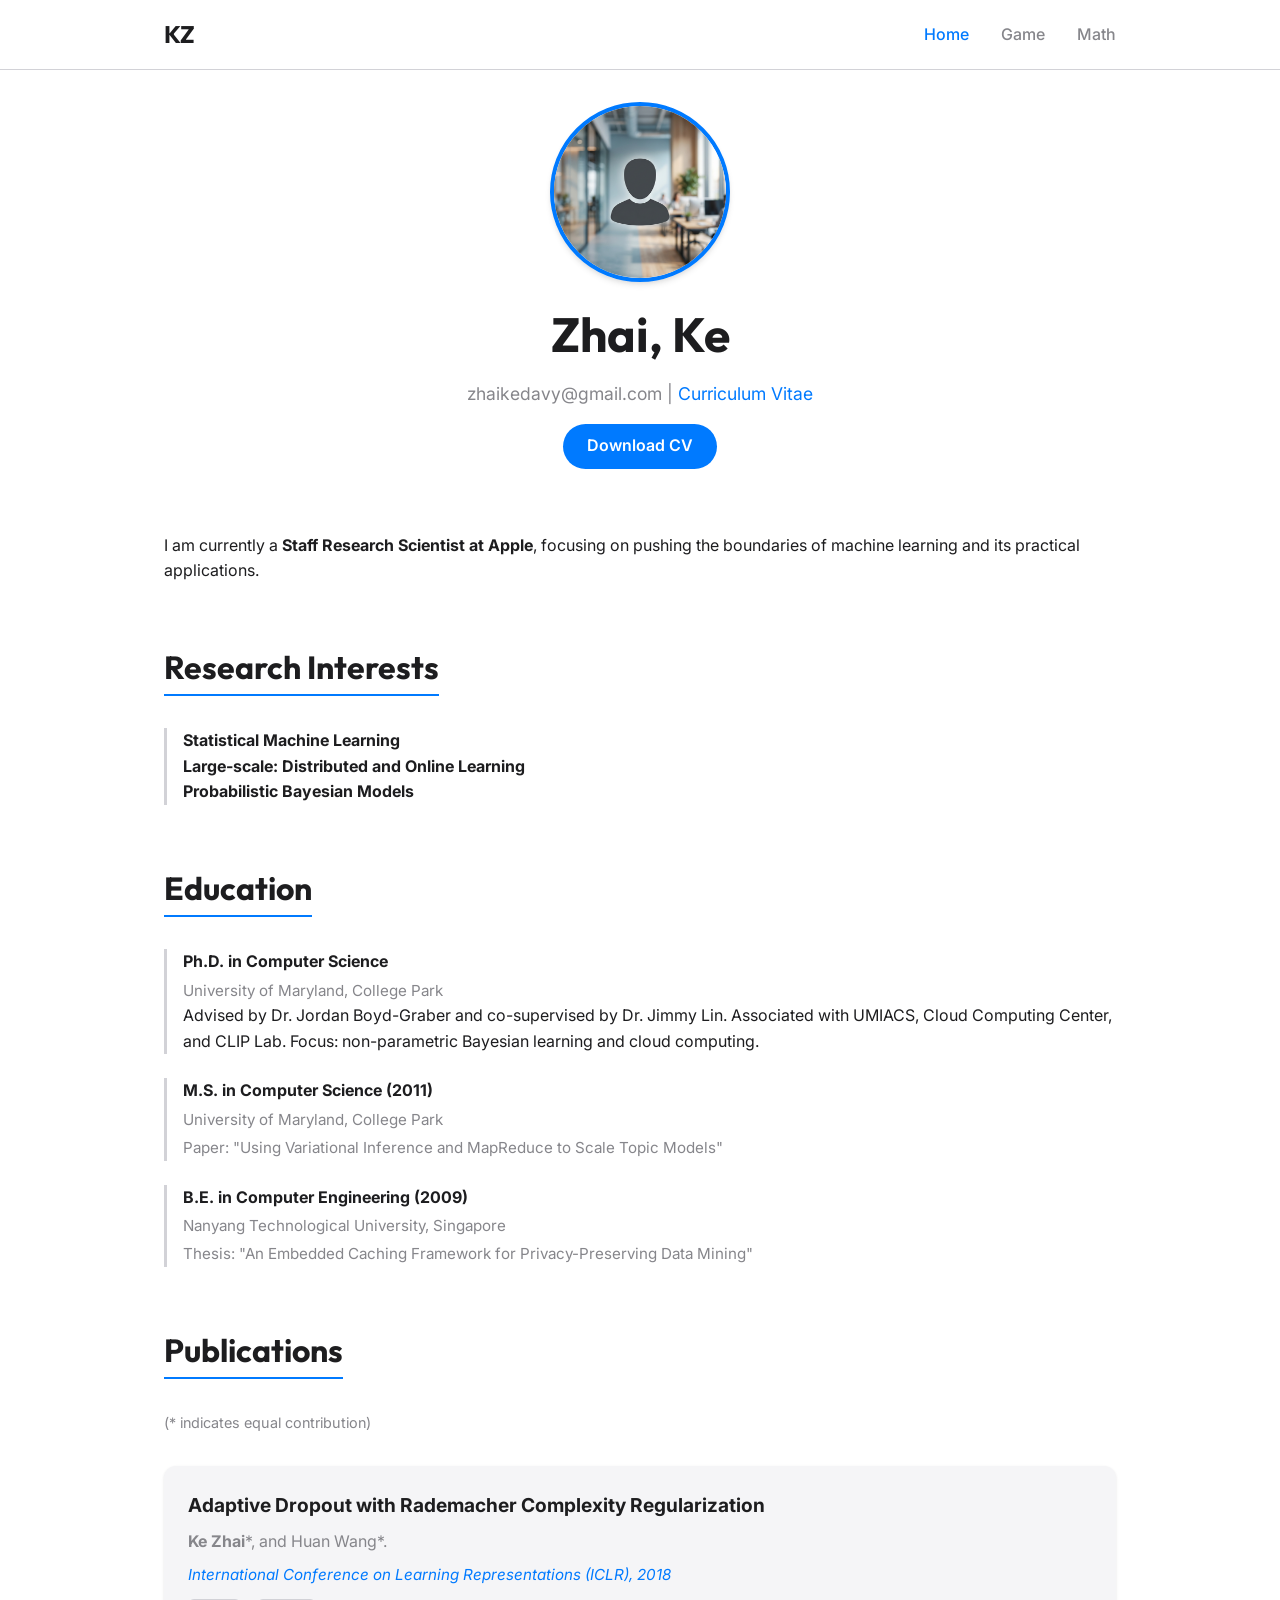
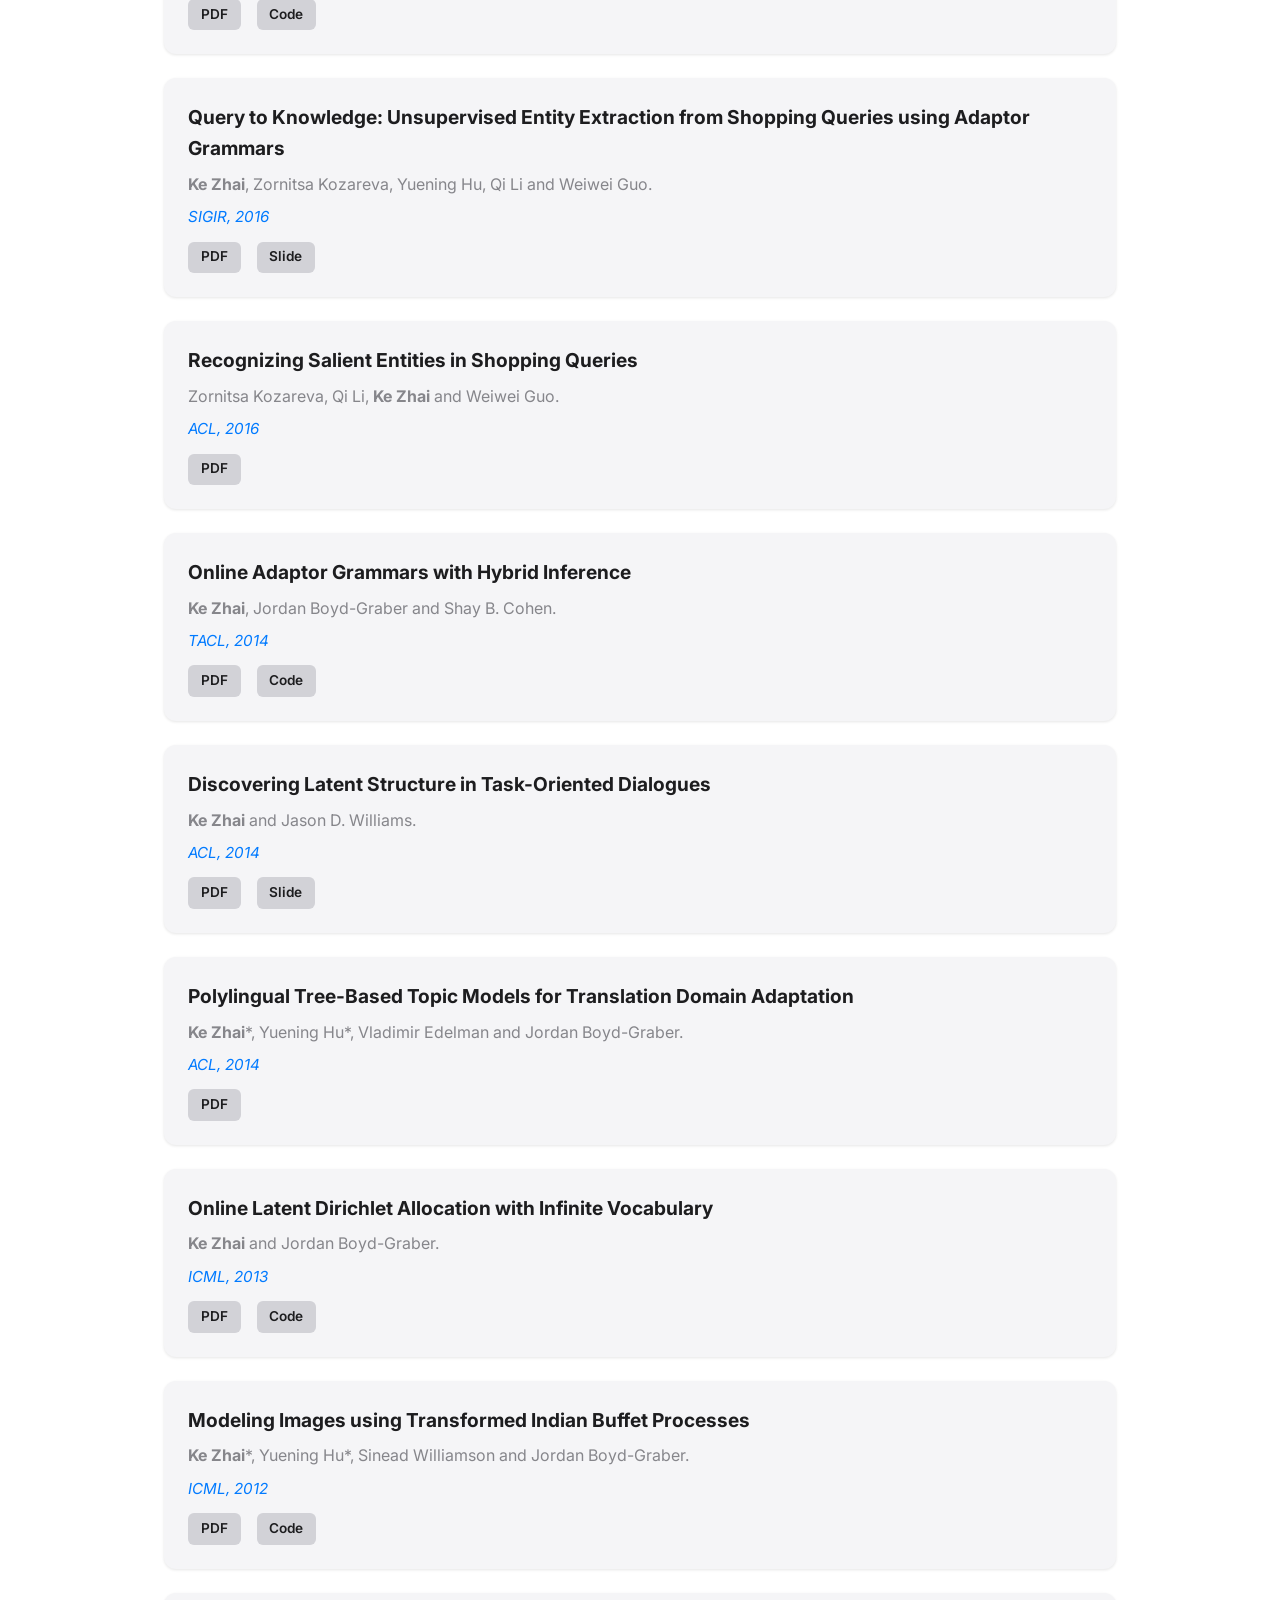
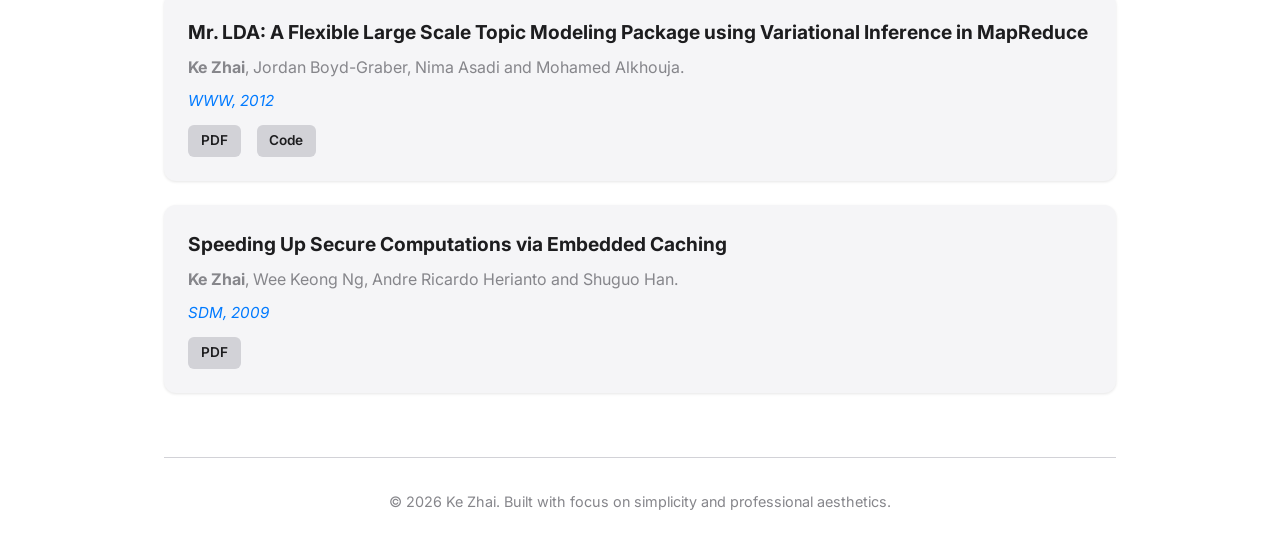
<file: index.html>
<!DOCTYPE html>
<html lang="en">
<head>
    <meta charset="UTF-8">
    <meta name="viewport" content="width=device-width, initial-scale=1.0">
    <title>Ke Zhai | Staff Research Scientist @ Apple</title>
    <meta name="description" content="Ke Zhai - Staff Research Scientist at Apple. Research interests in Statistical Machine Learning, Distributed Learning, and Bayesian Models.">
    <meta name="keywords" content="Ke Zhai, Machine Learning, Research Scientist, Apple, Bayesian Models, Distributed Learning">
    <meta name="author" content="Ke Zhai">

    <!-- Stylesheets -->
    <link rel="stylesheet" href="./css/index.css">
</head>
<body>

    <nav class="main-nav">
        <div class="nav-container">
            <a href="index.html" class="nav-logo">KZ</a>
            <ul class="nav-links">
                <li><a href="index.html" class="active">Home</a></li>
                <li><a href="game.html">Game</a></li>
                <li><a href="math.html">Math</a></li>
            </ul>
        </div>
    </nav>

    <div class="container">
        <header>
            <img src="./profile_placeholder.png" alt="Ke Zhai" class="profile-img">
            <h1>Zhai, Ke</h1>
            <p class="contact-info">
                zhaikedavy@gmail.com | 
                <a href="./paper/cv/cv.pdf" class="cv-badge">Curriculum Vitae</a>
            </p>
            <a href="./paper/cv/cv.pdf" class="cv-link">Download CV</a>
        </header>

        <main>
            <section id="about">
                <p>I am currently a <strong>Staff Research Scientist at Apple</strong>, focusing on pushing the boundaries of machine learning and its practical applications.</p>
            </section>

            <section id="research-interests">
                <h2>Research Interests</h2>
                <ul class="list-item">
                    <li><strong>Statistical Machine Learning</strong></li>
                    <li><strong>Large-scale: Distributed and Online Learning</strong></li>
                    <li><strong>Probabilistic Bayesian Models</strong></li>
                </ul>
            </section>

            <section id="education">
                <h2>Education</h2>
                <div class="list-item">
                    <strong>Ph.D. in Computer Science</strong>
                    <em>University of Maryland, College Park</em>
                    <p>Advised by Dr. Jordan Boyd-Graber and co-supervised by Dr. Jimmy Lin. 
                    Associated with UMIACS, Cloud Computing Center, and CLIP Lab. 
                    Focus: non-parametric Bayesian learning and cloud computing.</p>
                </div>
                <div class="list-item">
                    <strong>M.S. in Computer Science (2011)</strong>
                    <em>University of Maryland, College Park</em>
                    <em>Paper: "Using Variational Inference and MapReduce to Scale Topic Models"</em>
                </div>
                <div class="list-item">
                    <strong>B.E. in Computer Engineering (2009)</strong>
                    <em>Nanyang Technological University, Singapore</em>
                    <em>Thesis: "An Embedded Caching Framework for Privacy-Preserving Data Mining"</em>
                </div>
            </section>

            <section id="publications">
                <h2>Publications</h2>
                <p style="margin-bottom: 2rem; color: var(--text-muted); font-size: 0.9rem;">(* indicates equal contribution)</p>

                <!-- Publication 1 -->
                <article class="pub-card">
                    <span class="pub-title">Adaptive Dropout with Rademacher Complexity Regularization</span>
                    <p class="pub-authors"><strong>Ke Zhai</strong>*, and Huan Wang*.</p>
                    <p class="pub-venue">International Conference on Learning Representations (ICLR), 2018</p>
                    <div class="pub-links">
                        <a href="./paper/2018_iclr.pdf" class="badge">PDF</a>
                        <a href="https://github.com/kzhai/Lasagne/tree/release/lasagne/experiments" class="badge">Code</a>
                    </div>
                </article>

                <!-- Publication 2 -->
                <article class="pub-card">
                    <span class="pub-title">Query to Knowledge: Unsupervised Entity Extraction from Shopping Queries using Adaptor Grammars</span>
                    <p class="pub-authors"><strong>Ke Zhai</strong>, Zornitsa Kozareva, Yuening Hu, Qi Li and Weiwei Guo.</p>
                    <p class="pub-venue">SIGIR, 2016</p>
                    <div class="pub-links">
                        <a href="./paper/2016_sigir.pdf" class="badge">PDF</a>
                        <a href="./paper/2016_sigir.pptx" class="badge">Slide</a>
                    </div>
                </article>

                <!-- Publication 3 -->
                <article class="pub-card">
                    <span class="pub-title">Recognizing Salient Entities in Shopping Queries</span>
                    <p class="pub-authors">Zornitsa Kozareva, Qi Li, <strong>Ke Zhai</strong> and Weiwei Guo.</p>
                    <p class="pub-venue">ACL, 2016</p>
                    <div class="pub-links">
                        <a href="./paper/2016_acl.pdf" class="badge">PDF</a>
                    </div>
                </article>

                <!-- Publication 4 -->
                <article class="pub-card">
                    <span class="pub-title">Online Adaptor Grammars with Hybrid Inference</span>
                    <p class="pub-authors"><strong>Ke Zhai</strong>, Jordan Boyd-Graber and Shay B. Cohen.</p>
                    <p class="pub-venue">TACL, 2014</p>
                    <div class="pub-links">
                        <a href="./paper/2014_tacl.pdf" class="badge">PDF</a>
                        <a href="https://github.com/kzhai/PyAdaGram" class="badge">Code</a>
                    </div>
                </article>

                <!-- Publication 5 -->
                <article class="pub-card">
                    <span class="pub-title">Discovering Latent Structure in Task-Oriented Dialogues</span>
                    <p class="pub-authors"><strong>Ke Zhai</strong> and Jason D. Williams.</p>
                    <p class="pub-venue">ACL, 2014</p>
                    <div class="pub-links">
                        <a href="./paper/2014_acl_a.pdf" class="badge">PDF</a>
                        <a href="./paper/2014_acl_a.slide.pdf" class="badge">Slide</a>
                    </div>
                </article>

                <!-- Publication 6 -->
                <article class="pub-card">
                    <span class="pub-title">Polylingual Tree-Based Topic Models for Translation Domain Adaptation</span>
                    <p class="pub-authors"><strong>Ke Zhai</strong>*, Yuening Hu*, Vladimir Edelman and Jordan Boyd-Graber.</p>
                    <p class="pub-venue">ACL, 2014</p>
                    <div class="pub-links">
                        <a href="./paper/2014_acl_b.pdf" class="badge">PDF</a>
                    </div>
                </article>

                <!-- Publication 7 -->
                <article class="pub-card">
                    <span class="pub-title">Online Latent Dirichlet Allocation with Infinite Vocabulary</span>
                    <p class="pub-authors"><strong>Ke Zhai</strong> and Jordan Boyd-Graber.</p>
                    <p class="pub-venue">ICML, 2013</p>
                    <div class="pub-links">
                        <a href="./paper/2013_icml.pdf" class="badge">PDF</a>
                        <a href="https://github.com/kzhai/PyInfVoc" class="badge">Code</a>
                    </div>
                </article>

                <!-- Publication 8 -->
                <article class="pub-card">
                    <span class="pub-title">Modeling Images using Transformed Indian Buffet Processes</span>
                    <p class="pub-authors"><strong>Ke Zhai</strong>*, Yuening Hu*, Sinead Williamson and Jordan Boyd-Graber.</p>
                    <p class="pub-venue">ICML, 2012</p>
                    <div class="pub-links">
                        <a href="./paper/2012_icml.pdf" class="badge">PDF</a>
                        <a href="http://www.cs.umd.edu/~ynhu/code/mtibp.zip" class="badge">Code</a>
                    </div>
                </article>

                <!-- Publication 9 -->
                <article class="pub-card">
                    <span class="pub-title">Mr. LDA: A Flexible Large Scale Topic Modeling Package using Variational Inference in MapReduce</span>
                    <p class="pub-authors"><strong>Ke Zhai</strong>, Jordan Boyd-Graber, Nima Asadi and Mohamed Alkhouja.</p>
                    <p class="pub-venue">WWW, 2012</p>
                    <div class="pub-links">
                        <a href="./paper/2012_www.pdf" class="badge">PDF</a>
                        <a href="https://github.com/kzhai/Mr.LDA" class="badge">Code</a>
                    </div>
                </article>

                <!-- Publication 10 -->
                <article class="pub-card">
                    <span class="pub-title">Speeding Up Secure Computations via Embedded Caching</span>
                    <p class="pub-authors"><strong>Ke Zhai</strong>, Wee Keong Ng, Andre Ricardo Herianto and Shuguo Han.</p>
                    <p class="pub-venue">SDM, 2009</p>
                    <div class="pub-links">
                        <a href="./paper/2009_sdm.pdf" class="badge">PDF</a>
                    </div>
                </article>
            </section>
        </main>

        <footer style="text-align: center; margin-top: 4rem; padding-top: 2rem; border-top: 1px solid var(--border); color: var(--text-muted); font-size: 0.9rem;">
            &copy; 2026 Ke Zhai. Built with focus on simplicity and professional aesthetics.
        </footer>
    </div>

</body>
</html>
</file>
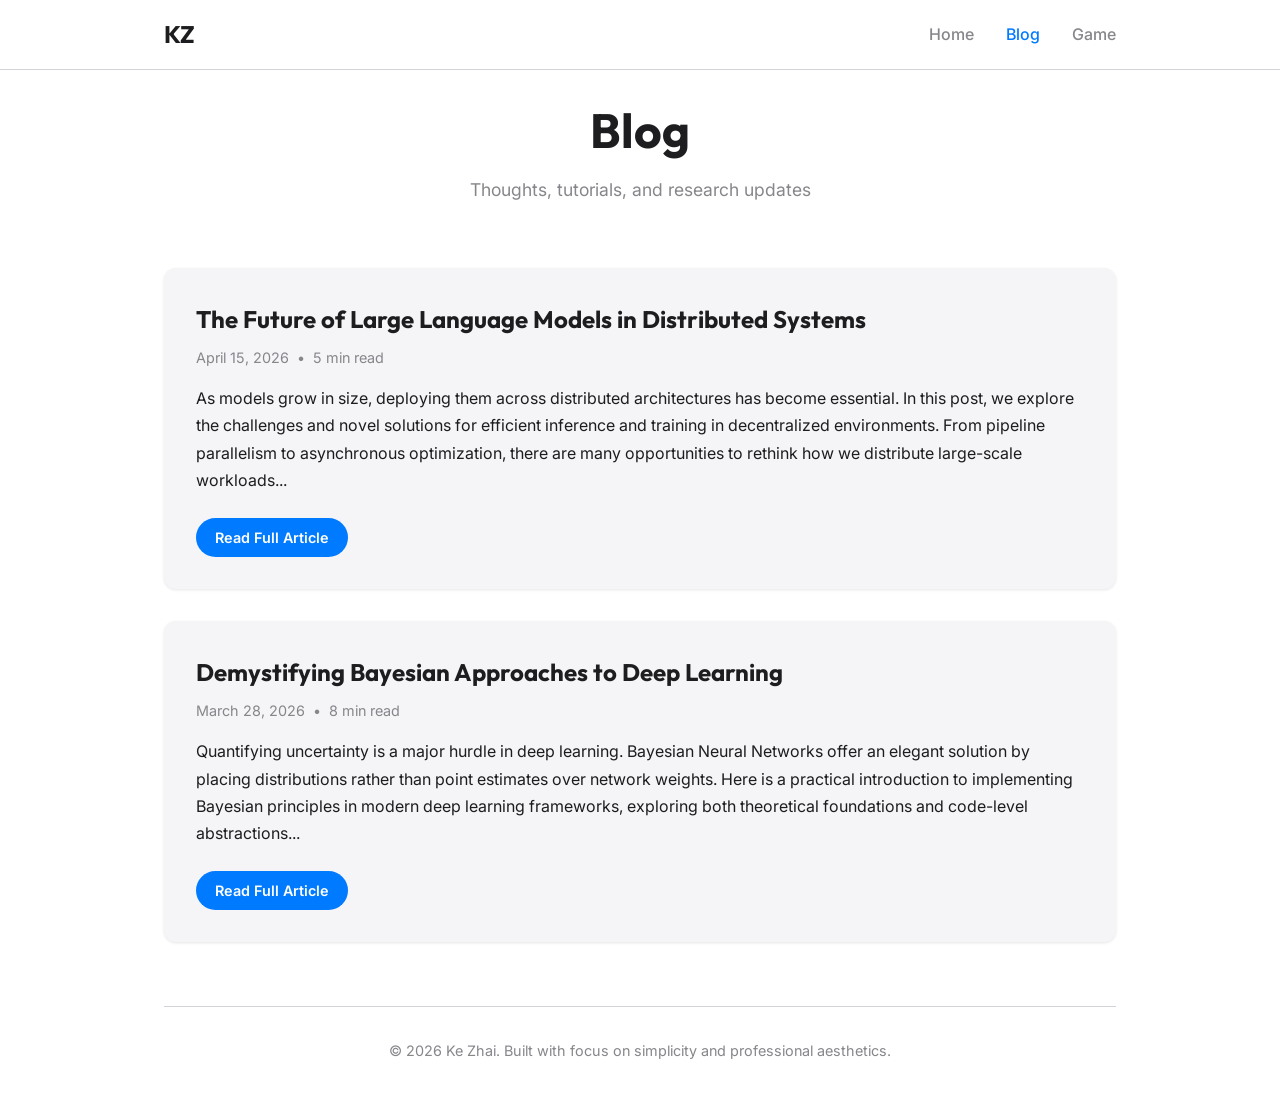
<file: blog.html>
<!DOCTYPE html>
<html lang="en">
<head>
    <meta charset="UTF-8">
    <meta name="viewport" content="width=device-width, initial-scale=1.0">
    <title>Blog - Ke Zhai</title>
    <meta name="description" content="Blog by Ke Zhai - Thoughts, tutorials, and research updates on Machine Learning and AI.">
    
    <!-- Stylesheets -->
    <link rel="stylesheet" href="./css/index.css">
</head>
<body>

    <nav class="main-nav">
        <div class="nav-container">
            <a href="index.html" class="nav-logo">KZ</a>
            <ul class="nav-links">
                <li><a href="index.html">Home</a></li>
                <li><a href="blog.html" class="active">Blog</a></li>
                <li><a href="game.html">Game</a></li>
            </ul>
        </div>
    </nav>

    <div class="container">
        <header>
            <h1>Blog</h1>
            <p class="contact-info">Thoughts, tutorials, and research updates</p>
        </header>

        <main>
            <section id="blog-posts">
                
                <!-- Blog Post 1 -->
                <article class="blog-card">
                    <a href="#" class="blog-title">The Future of Large Language Models in Distributed Systems</a>
                    <div class="blog-meta">
                        <span>April 15, 2026</span>
                        <span>•</span>
                        <span>5 min read</span>
                    </div>
                    <p class="blog-excerpt">
                        As models grow in size, deploying them across distributed architectures has become essential. In this post, we explore the challenges and novel solutions for efficient inference and training in decentralized environments. From pipeline parallelism to asynchronous optimization, there are many opportunities to rethink how we distribute large-scale workloads...
                    </p>
                    <a href="#" class="read-more">Read Full Article</a>
                </article>

                <!-- Blog Post 2 -->
                <article class="blog-card">
                    <a href="#" class="blog-title">Demystifying Bayesian Approaches to Deep Learning</a>
                    <div class="blog-meta">
                        <span>March 28, 2026</span>
                        <span>•</span>
                        <span>8 min read</span>
                    </div>
                    <p class="blog-excerpt">
                        Quantifying uncertainty is a major hurdle in deep learning. Bayesian Neural Networks offer an elegant solution by placing distributions rather than point estimates over network weights. Here is a practical introduction to implementing Bayesian principles in modern deep learning frameworks, exploring both theoretical foundations and code-level abstractions...
                    </p>
                    <a href="#" class="read-more">Read Full Article</a>
                </article>

            </section>
        </main>

        <footer style="text-align: center; margin-top: 4rem; padding-top: 2rem; border-top: 1px solid var(--border); color: var(--text-muted); font-size: 0.9rem;">
            &copy; 2026 Ke Zhai. Built with focus on simplicity and professional aesthetics.
        </footer>
    </div>

</body>
</html>
</file>
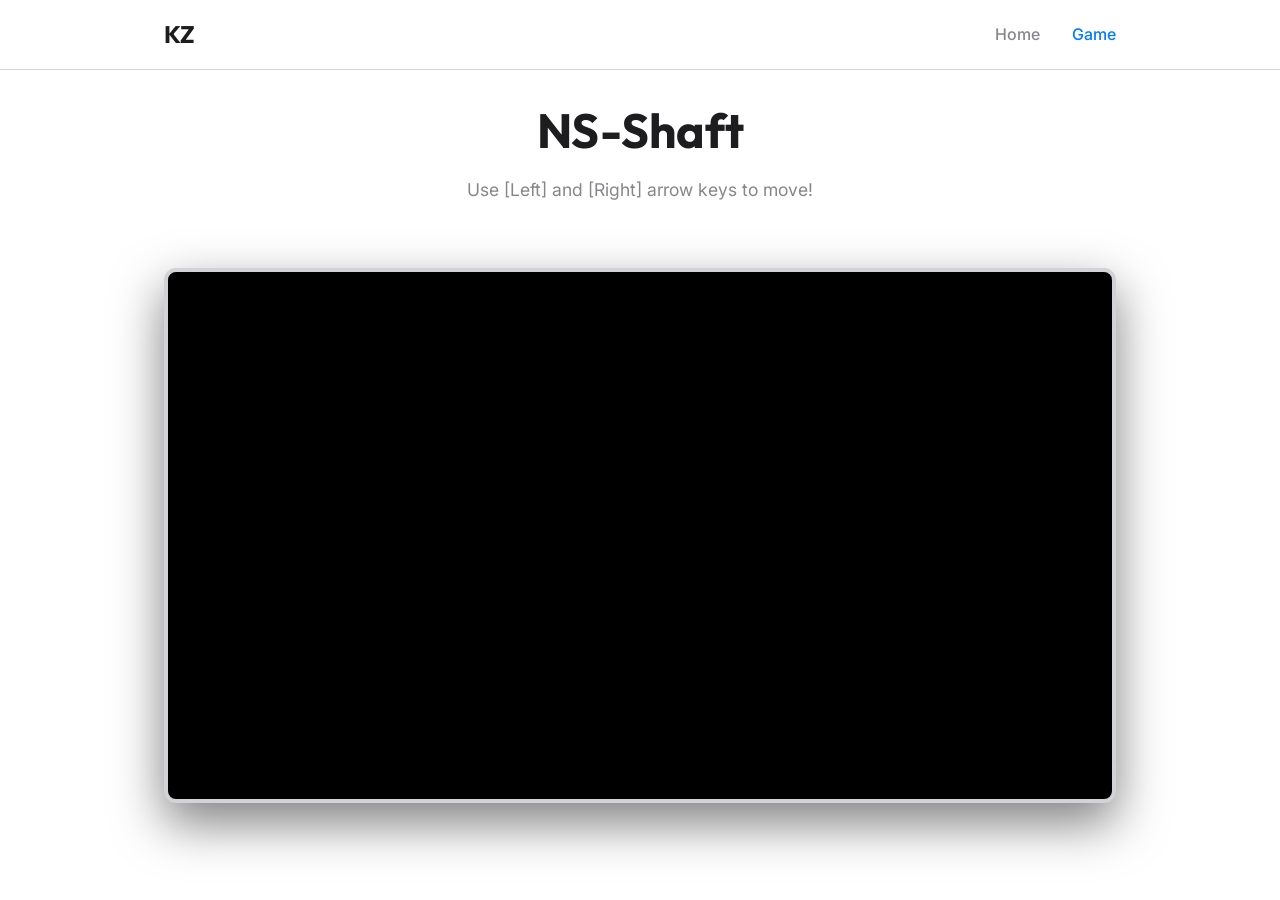
<file: game.html>
<!DOCTYPE html>
<html lang="en">
<head>
    <meta charset="UTF-8">
    <meta name="viewport" content="width=device-width, initial-scale=1.0">
    <title>NS-Shaft - Ke Zhai</title>
    <link rel="stylesheet" href="./css/index.css">
    <link rel="stylesheet" href="./css/game.css">
</head>
<body>

    <nav class="main-nav">
        <div class="nav-container">
            <a href="index.html" class="nav-logo">KZ</a>
            <ul class="nav-links">
                <li><a href="index.html">Home</a></li>
                <li><a href="game.html" class="active">Game</a></li>
            </ul>
        </div>
    </nav>

    <div class="container">
        <header>
            <h1>NS-Shaft</h1>
            <p class="contact-info">Use [Left] and [Right] arrow keys to move!</p>
        </header>

        <main class="game-wrapper">
            <iframe
                src="https://j0n12.github.io/macvg1/projects/ns-shaft/"
                id="game-frame"
                allowfullscreen
            ></iframe>
        </main>

    </div>

</body>
</html>
</file>
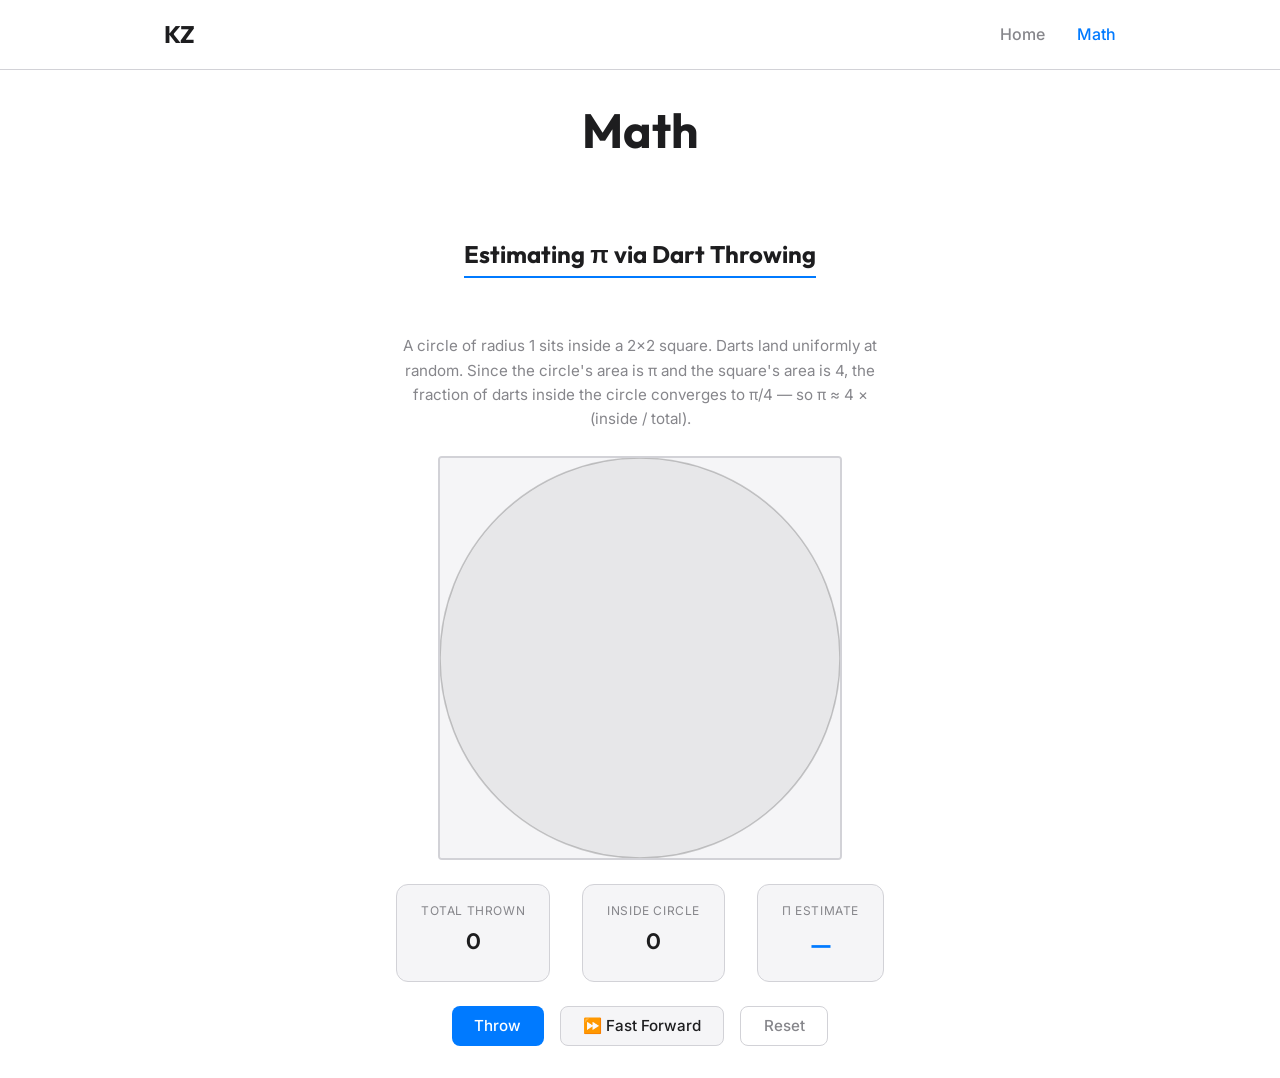
<file: math.html>
<!DOCTYPE html>
<html lang="en">
<head>
    <meta charset="UTF-8">
    <meta name="viewport" content="width=device-width, initial-scale=1.0">
    <title>Math - Ke Zhai</title>
    <link rel="stylesheet" href="./css/index.css">
    <style>
        .pi-app {
            display: flex;
            flex-direction: column;
            align-items: center;
            gap: 1.5rem;
        }

        .pi-app h2 {
            font-family: var(--font-heading);
            font-size: 1.5rem;
            color: var(--text);
        }

        .pi-app p.description {
            color: var(--text-muted);
            text-align: center;
            max-width: 480px;
            font-size: 0.95rem;
        }

        #dartCanvas {
            border: 2px solid var(--border);
            border-radius: 4px;
            background: var(--secondary-bg);
            display: block;
        }

        .pi-stats {
            display: flex;
            gap: 2rem;
            flex-wrap: wrap;
            justify-content: center;
        }

        .stat-box {
            background: var(--secondary-bg);
            border: 1px solid var(--border);
            border-radius: 12px;
            padding: 1rem 1.5rem;
            text-align: center;
            min-width: 120px;
        }

        .stat-box .stat-label {
            font-size: 0.75rem;
            color: var(--text-muted);
            text-transform: uppercase;
            letter-spacing: 0.05em;
            margin-bottom: 0.25rem;
        }

        .stat-box .stat-value {
            font-size: 1.4rem;
            font-weight: 600;
            font-family: var(--font-heading);
            color: var(--text);
        }

        .stat-box.pi-estimate .stat-value {
            color: var(--primary);
            font-size: 1.6rem;
        }

        .pi-controls {
            display: flex;
            gap: 1rem;
            flex-wrap: wrap;
            justify-content: center;
        }

        .pi-btn {
            padding: 0.6rem 1.4rem;
            border: none;
            border-radius: 8px;
            font-size: 0.95rem;
            font-weight: 500;
            cursor: pointer;
            transition: background 0.15s, transform 0.1s;
            font-family: var(--font-main);
        }

        .pi-btn:active {
            transform: scale(0.97);
        }

        .pi-btn.throw {
            background: var(--primary);
            color: #fff;
        }

        .pi-btn.throw:hover {
            background: var(--primary-hover);
        }

        .pi-btn.fast-forward {
            background: var(--secondary-bg);
            color: var(--text);
            border: 1px solid var(--border);
        }

        .pi-btn.fast-forward:hover {
            border-color: var(--primary);
            color: var(--primary);
        }

        .pi-btn.fast-forward.active {
            background: var(--primary);
            color: #fff;
            border-color: var(--primary);
        }

        .pi-btn.reset {
            background: transparent;
            color: var(--text-muted);
            border: 1px solid var(--border);
        }

        .pi-btn.reset:hover {
            color: var(--text);
            border-color: var(--text-muted);
        }
    </style>
</head>
<body>

    <nav class="main-nav">
        <div class="nav-container">
            <a href="index.html" class="nav-logo">KZ</a>
            <ul class="nav-links">
                <li><a href="index.html">Home</a></li>
                <li><a href="math.html" class="active">Math</a></li>
            </ul>
        </div>
    </nav>

    <div class="container">
        <header>
            <h1>Math</h1>
        </header>

        <main>
            <div class="pi-app">
                <h2>Estimating π via Dart Throwing</h2>
                <p class="description">
                    A circle of radius 1 sits inside a 2×2 square. Darts land uniformly at random.
                    Since the circle's area is π and the square's area is 4, the fraction of darts inside
                    the circle converges to π/4 — so π ≈ 4 × (inside / total).
                </p>

                <canvas id="dartCanvas" width="400" height="400"></canvas>

                <div class="pi-stats">
                    <div class="stat-box">
                        <div class="stat-label">Total Thrown</div>
                        <div class="stat-value" id="statTotal">0</div>
                    </div>
                    <div class="stat-box">
                        <div class="stat-label">Inside Circle</div>
                        <div class="stat-value" id="statInside">0</div>
                    </div>
                    <div class="stat-box pi-estimate">
                        <div class="stat-label">π estimate</div>
                        <div class="stat-value" id="statPi">—</div>
                    </div>
                </div>

                <div class="pi-controls">
                    <button class="pi-btn throw" onclick="throwDarts(1)">Throw</button>
                    <button class="pi-btn fast-forward" id="ffBtn" onclick="toggleFastForward()">⏩ Fast Forward</button>
                    <button class="pi-btn reset" onclick="reset()">Reset</button>
                </div>
            </div>
        </main>
    </div>

    <script>
        const canvas = document.getElementById('dartCanvas');
        const ctx = canvas.getContext('2d');
        const W = canvas.width;
        const H = canvas.height;
        const FADE_MS = 1800;

        let total = 0;
        let inside = 0;
        let ffRunning = false;
        let dots = [];

        function drawBackground() {
            const isDark = window.matchMedia('(prefers-color-scheme: dark)').matches;
            ctx.fillStyle = isDark ? '#1c1c1e' : '#f5f5f7';
            ctx.fillRect(0, 0, W, H);

            ctx.beginPath();
            ctx.arc(W / 2, H / 2, W / 2, 0, Math.PI * 2);
            ctx.fillStyle = isDark ? 'rgba(255,255,255,0.06)' : 'rgba(0,0,0,0.06)';
            ctx.fill();
            ctx.strokeStyle = isDark ? 'rgba(255,255,255,0.25)' : 'rgba(0,0,0,0.2)';
            ctx.lineWidth = 1.5;
            ctx.stroke();
        }

        function throwDarts(n) {
            const now = performance.now();
            for (let i = 0; i < n; i++) {
                const x = Math.random() * 2 - 1;
                const y = Math.random() * 2 - 1;
                const hit = x * x + y * y <= 1;
                total++;
                if (hit) inside++;
                dots.push({ cx: (x + 1) / 2 * W, cy: (y + 1) / 2 * H, hit, born: now });
            }
            updateStats();
        }

        function renderLoop(now) {
            if (ffRunning) throwDarts(50);

            drawBackground();

            const alive = [];
            for (const dot of dots) {
                const age = now - dot.born;
                if (age >= FADE_MS) continue;
                ctx.globalAlpha = 1 - age / FADE_MS;
                ctx.beginPath();
                ctx.arc(dot.cx, dot.cy, 3, 0, Math.PI * 2);
                ctx.fillStyle = dot.hit ? '#34C759' : '#FF3B30';
                ctx.fill();
                alive.push(dot);
            }
            ctx.globalAlpha = 1;
            dots = alive;

            requestAnimationFrame(renderLoop);
        }

        function updateStats() {
            document.getElementById('statTotal').textContent = total.toLocaleString();
            document.getElementById('statInside').textContent = inside.toLocaleString();
            document.getElementById('statPi').textContent =
                total > 0 ? (4 * inside / total).toFixed(5) : '—';
        }

        function toggleFastForward() {
            ffRunning ? stopFastForward() : startFastForward();
        }

        function startFastForward() {
            ffRunning = true;
            const btn = document.getElementById('ffBtn');
            btn.textContent = '⏸ Pause';
            btn.classList.add('active');
        }

        function stopFastForward() {
            ffRunning = false;
            const btn = document.getElementById('ffBtn');
            btn.textContent = '⏩ Fast Forward';
            btn.classList.remove('active');
        }

        function reset() {
            stopFastForward();
            total = 0;
            inside = 0;
            dots = [];
            updateStats();
        }

        requestAnimationFrame(renderLoop);
    </script>

</body>
</html>
</file>
<file: css/index.css>
@import url('https://fonts.googleapis.com/css2?family=Inter:wght@300;400;500;600;700&family=Outfit:wght@300;400;500;600;700&display=swap');

:root {
    --primary: #007AFF;
    --primary-hover: #0063CC;
    --background: #ffffff;
    --text: #1d1d1f;
    --text-muted: #86868b;
    --secondary-bg: #f5f5f7;
    --border: #d2d2d7;
    --card-shadow: 0 4px 6px -1px rgba(0, 0, 0, 0.1), 0 2px 4px -1px rgba(0, 0, 0, 0.06);
    --font-main: 'Inter', -apple-system, BlinkMacSystemFont, sans-serif;
    --font-heading: 'Outfit', sans-serif;
    --max-width: 1000px;
    --nav-height: 70px;
}

@media (prefers-color-scheme: dark) {
    :root {
        --background: #000000;
        --text: #f5f5f7;
        --text-muted: #a1a1a6;
        --secondary-bg: #1c1c1e;
        --border: #38383a;
        --card-shadow: 0 4px 6px -1px rgba(0, 0, 0, 0.5), 0 2px 4px -1px rgba(0, 0, 0, 0.3);
    }
}

* {
    margin: 0;
    padding: 0;
    box-sizing: border-box;
}

body {
    font-family: var(--font-main);
    background-color: var(--background);
    color: var(--text);
    line-height: 1.6;
    -webkit-font-smoothing: antialiased;
}

.container {
    max-width: var(--max-width);
    margin: 0 auto;
    padding: calc(var(--nav-height) + 2rem) 1.5rem 2rem;
}

/* Navigation */
.main-nav {
    position: fixed;
    top: 0;
    left: 0;
    right: 0;
    height: var(--nav-height);
    background: rgba(255, 255, 255, 0.8);
    backdrop-filter: blur(10px);
    -webkit-backdrop-filter: blur(10px);
    border-bottom: 1px solid var(--border);
    z-index: 1000;
}

@media (prefers-color-scheme: dark) {
    .main-nav {
        background: rgba(0, 0, 0, 0.8);
    }
}

.nav-container {
    max-width: var(--max-width);
    margin: 0 auto;
    height: 100%;
    display: flex;
    justify-content: space-between;
    align-items: center;
    padding: 0 1.5rem;
}

.nav-logo {
    font-family: var(--font-heading);
    font-weight: 700;
    font-size: 1.5rem;
    color: var(--text) !important;
    text-decoration: none !important;
}

.nav-links {
    display: flex;
    gap: 2rem;
    list-style: none;
}

.nav-links a {
    color: var(--text-muted);
    font-weight: 500;
    transition: color 0.2s ease;
}

.nav-links a:hover, .nav-links a.active {
    color: var(--primary);
    text-decoration: none;
}

/* Typography */
h1, h2, h3, h4 {
    font-family: var(--font-heading);
    font-weight: 700;
    line-height: 1.2;
    margin-bottom: 1rem;
}

h1 { font-size: 3rem; }
h2 { font-size: 2rem; border-bottom: 2px solid var(--primary); display: inline-block; margin-bottom: 2rem; padding-bottom: 0.5rem; }
h3 { font-size: 1.5rem; margin-top: 1.5rem; }

a {
    color: var(--primary);
    text-decoration: none;
    transition: color 0.2s ease;
}

a:hover {
    color: var(--primary-hover);
    text-decoration: underline;
}

/* Header & Hero */
header {
    display: flex;
    flex-direction: column;
    align-items: center;
    text-align: center;
    margin-bottom: 4rem;
}

.profile-img {
    width: 180px;
    height: 180px;
    border-radius: 50%;
    object-fit: cover;
    margin-bottom: 1.5rem;
    border: 4px solid var(--primary);
    box-shadow: var(--card-shadow);
}

.contact-info {
    font-size: 1.1rem;
    color: var(--text-muted);
}

.cv-link {
    display: inline-block;
    margin-top: 1rem;
    padding: 0.6rem 1.5rem;
    background-color: var(--primary);
    color: white;
    border-radius: 999px;
    font-weight: 600;
    transition: transform 0.2s ease, background-color 0.2s ease;
}

.cv-link:hover {
    background-color: var(--primary-hover);
    color: white;
    text-decoration: none;
    transform: translateY(-2px);
}

/* Sections */
section {
    margin-bottom: 4rem;
}

.posts-wrapper {
    max-width: 100%;
}

ul {
    list-style: none;
}

.list-item {
    margin-bottom: 1.5rem;
    padding-left: 1rem;
    border-left: 3px solid var(--border);
    transition: border-color 0.2s ease;
}

.list-item:hover {
    border-left-color: var(--primary);
}

.list-item em {
    display: block;
    color: var(--text-muted);
    font-style: normal;
    font-size: 0.95rem;
    margin-top: 0.25rem;
}

/* Publication Card */
.pub-card {
    background: var(--secondary-bg);
    padding: 1.5rem;
    border-radius: 12px;
    margin-bottom: 1.5rem;
    box-shadow: 0 1px 3px rgba(0,0,0,0.1);
    transition: transform 0.2s ease, box-shadow 0.2s ease;
}

.pub-card:hover {
    transform: translateY(-4px);
    box-shadow: var(--card-shadow);
}

.pub-title {
    font-weight: 700;
    font-size: 1.2rem;
    display: block;
    margin-bottom: 0.5rem;
    color: var(--text);
}

.pub-authors {
    font-size: 1rem;
    color: var(--text-muted);
    margin-bottom: 0.5rem;
}

.pub-venue {
    font-style: italic;
    color: var(--primary);
    font-size: 0.95rem;
}

.pub-links {
    margin-top: 0.75rem;
    display: flex;
    gap: 1rem;
}

.badge {
    padding: 0.3rem 0.8rem;
    border-radius: 6px;
    font-size: 0.85rem;
    font-weight: 600;
    background: var(--border);
    color: var(--text);
    transition: background-color 0.2s ease;
}

.badge:hover {
    background: var(--primary);
    color: white;
    text-decoration: none;
}

/* Blog Card */
.blog-card {
    background: var(--secondary-bg);
    padding: 2rem;
    border-radius: 12px;
    margin-bottom: 2rem;
    box-shadow: 0 1px 3px rgba(0,0,0,0.1);
    transition: transform 0.2s ease, box-shadow 0.2s ease;
}

.blog-card:hover {
    transform: translateY(-4px);
    box-shadow: var(--card-shadow);
}

.blog-title {
    font-family: var(--font-heading);
    font-weight: 700;
    font-size: 1.5rem;
    display: block;
    margin-bottom: 0.5rem;
    color: var(--text);
    text-decoration: none;
}

.blog-title:hover {
    color: var(--primary);
    text-decoration: underline;
}

.blog-meta {
    font-size: 0.9rem;
    color: var(--text-muted);
    margin-bottom: 1rem;
    display: flex;
    align-items: center;
    gap: 0.5rem;
}

.blog-excerpt {
    color: var(--text);
    margin-bottom: 1.5rem;
    line-height: 1.7;
}

.read-more {
    display: inline-block;
    padding: 0.5rem 1.2rem;
    background-color: var(--primary);
    color: white;
    border-radius: 999px;
    font-weight: 600;
    font-size: 0.9rem;
    transition: background-color 0.2s ease, transform 0.2s ease;
    text-decoration: none;
}

.read-more:hover {
    background-color: var(--primary-hover);
    color: white;
    text-decoration: none;
    transform: translateY(-2px);
}

/* Responsive */
@media (max-width: 768px) {
    h1 { font-size: 2.2rem; }
    header { margin-bottom: 2rem; }
    .profile-img { width: 140px; height: 140px; }
    .blog-card { padding: 1.5rem; }
}
</file>
<file: css/game.css>
/* ── Monte Carlo Section ─────────────────────────────────────── */
.mc-section {
    margin-top: 4rem;
}

.mc-description {
    color: var(--text-muted);
    font-size: 1rem;
    margin-bottom: 2rem;
    max-width: 680px;
}

.mc-layout {
    display: flex;
    gap: 2.5rem;
    align-items: flex-start;
    flex-wrap: wrap;
}

.mc-canvas-wrap {
    flex-shrink: 0;
}

#mc-canvas {
    display: block;
    border-radius: 8px;
    border: 2px solid var(--border);
    max-width: 100%;
    box-shadow: var(--card-shadow);
}

.mc-legend {
    display: flex;
    gap: 1.25rem;
    margin-top: 0.6rem;
    font-size: 0.85rem;
}

.legend-inside  { color: #34c759; font-weight: 600; }
.legend-outside { color: #ff3b30; font-weight: 600; }

/* Stats */
.mc-panel {
    flex: 1;
    min-width: 220px;
    display: flex;
    flex-direction: column;
    gap: 2rem;
}

.mc-stats {
    display: grid;
    grid-template-columns: 1fr 1fr;
    gap: 1rem;
}

.mc-stat {
    background: var(--secondary-bg);
    border-radius: 10px;
    padding: 1rem 1.2rem;
    border: 1px solid var(--border);
}

.mc-stat-pi  { grid-column: 1 / -1; background: color-mix(in srgb, var(--primary) 10%, var(--secondary-bg)); }
.mc-stat-true { grid-column: 1 / -1; }

.mc-stat-label {
    display: block;
    font-size: 0.8rem;
    font-weight: 600;
    text-transform: uppercase;
    letter-spacing: 0.05em;
    color: var(--text-muted);
    margin-bottom: 0.35rem;
}

.mc-stat-value {
    display: block;
    font-family: var(--font-heading);
    font-size: 1.6rem;
    font-weight: 700;
    color: var(--text);
    font-variant-numeric: tabular-nums;
}

.mc-stat-dim {
    color: var(--text-muted);
    font-size: 1.35rem;
}

/* Buttons */
.mc-buttons {
    display: flex;
    flex-wrap: wrap;
    gap: 0.75rem;
}

.mc-btn {
    padding: 0.6rem 1.3rem;
    border: none;
    border-radius: 8px;
    font-size: 0.95rem;
    font-weight: 600;
    cursor: pointer;
    transition: opacity 0.15s ease, transform 0.1s ease;
    font-family: var(--font-main);
}

.mc-btn:hover:not(:disabled) { opacity: 0.85; transform: translateY(-1px); }
.mc-btn:active:not(:disabled) { transform: translateY(0); }
.mc-btn:disabled { opacity: 0.35; cursor: not-allowed; }

.mc-btn-primary { background: var(--primary); color: #fff; }
.mc-btn-accent  { background: #5e5ce6; color: #fff; }
.mc-btn-accent.mc-btn-pause { background: #ff9f0a; }
.mc-btn-danger  { background: var(--secondary-bg); color: var(--text); border: 1px solid var(--border); }

/* ── NS-Shaft Game ───────────────────────────────────────────── */
.game-wrapper {
    position: relative;
    width: 100%;
    max-width: 1024px;
    margin: 0 auto;
    aspect-ratio: 16 / 9;
    background: #000;
    border-radius: 12px;
    overflow: hidden;
    box-shadow: 0 20px 50px rgba(0,0,0,0.5);
    border: 4px solid var(--border);
}

#game-frame {
    width: 100%;
    height: 100%;
    border: none;
    display: block;
}
</file>
